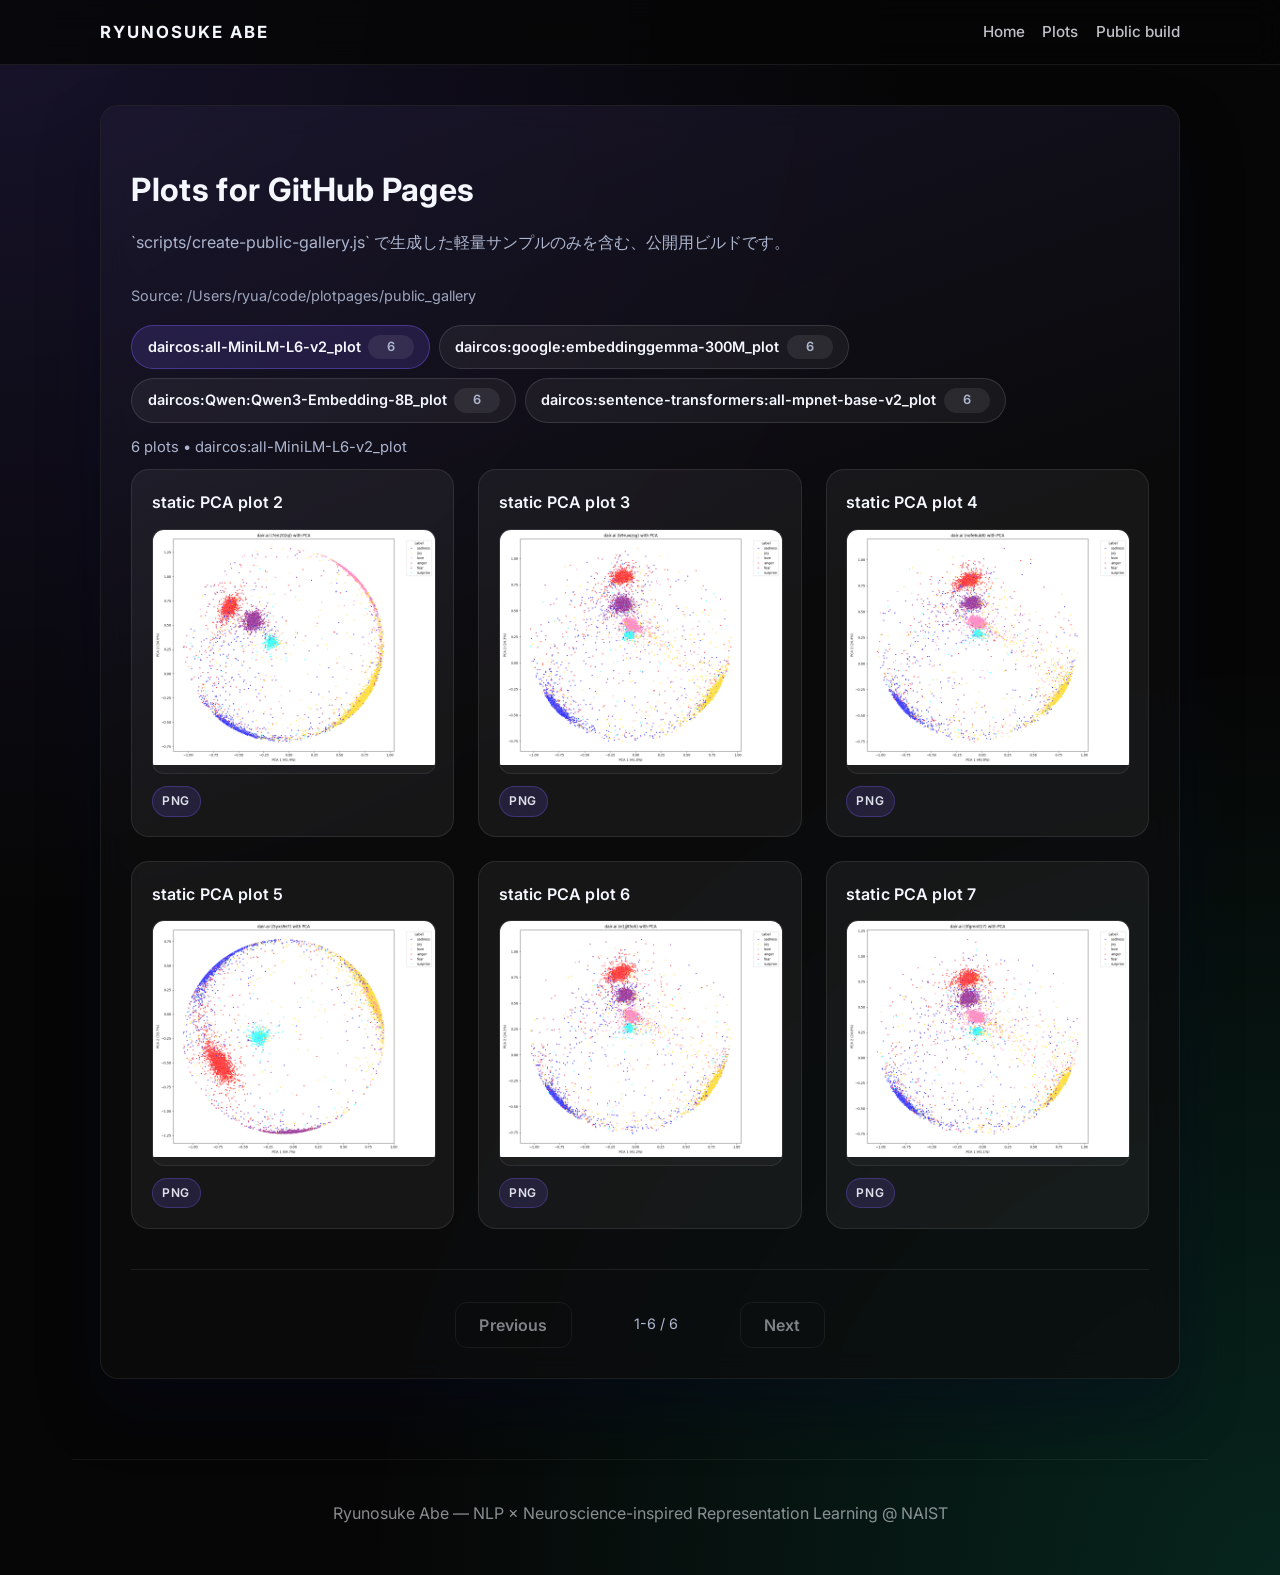
<file: gh-pages.html>
<!DOCTYPE html>
<html lang="en">
<head>
  <meta charset="utf-8">
  <meta http-equiv="X-UA-Compatible" content="IE=edge">
  <meta name="viewport" content="width=device-width, initial-scale=1">
  <title>Plots Gallery (Public) | Ryunosuke Abe</title>
  <link rel="stylesheet" href="assets/css/main.css">
  <link rel="stylesheet" href="assets/css/gallery.css">
</head>
<body>
  <header class="site-header" role="banner">
    <div class="header-inner">
      <a class="site-title" rel="author" href="index.html">
        Ryunosuke Abe
      </a>

      <input type="checkbox" id="site-nav-toggle" class="nav-toggle">
      <label for="site-nav-toggle" class="nav-toggle-label">
        <span class="sr-only">Toggle navigation</span>
        <span class="hamburger" aria-hidden="true"></span>
      </label>

      <nav class="site-nav" id="site-nav-menu" aria-label="Main navigation">
        <div class="nav-groups">
          <ul class="nav-group nav-group--global">
            <li><a class="nav-link" href="index.html">Home</a></li>
            <li><a class="nav-link" href="plots.html">Plots</a></li>
            <li><a class="nav-link" href="gh-pages.html">Public build</a></li>
          </ul>
        </div>
      </nav>
    </div>
  </header>

  <main class="page-content" aria-label="Content">
    <div class="wrapper">
      <section class="card" id="gallery">
        <h1>Plots for GitHub Pages</h1>
        <p class="gallery-description">
          `scripts/create-public-gallery.js` で生成した軽量サンプルのみを含む、公開用ビルドです。
        </p>
        <p class="gallery-source" id="gallery-source"></p>

        <div class="category-bar">
          <div id="category-nav" class="category-nav" aria-label="Plot categories"></div>
          <div id="category-meta" class="category-meta"></div>
        </div>

        <div id="gallery-message" class="gallery-message"></div>

        <div id="gallery-container" class="gallery-grid"></div>

        <div class="pagination-controls" id="pagination-controls">
          <button class="btn ghost" id="prev-btn" disabled>Previous</button>
          <span class="pagination-info" id="pagination-info"></span>
          <button class="btn ghost" id="next-btn">Next</button>
        </div>
      </section>
    </div>
  </main>

  <footer class="site-footer">
    <div class="wrapper">
      <p class="site-footer-owner">
        <a href="index.html">Ryunosuke Abe</a> &mdash; NLP × Neuroscience-inspired Representation Learning @ NAIST
      </p>
    </div>
  </footer>

  <script src="assets/js/gallery.js" data-manifest="assets/data/gallery-data.public.json"></script>
</body>
</html>
</file>
<file: assets/css/main.css>
@import url('https://fonts.googleapis.com/css2?family=Inter:wght@300;400;500;600;700;800&display=swap');

:root {
  --bg: #060606;
  --bg-alt: #0d0d0f;
  --fg: #f5f7ff;
  --muted: #adb6ce;
  --accent: #7c5cff;
  --accent-soft: rgba(124, 92, 255, 0.16);
  --accent-2: #06d6a0;
  --card: rgba(13, 13, 15, 0.7);
  --card-border: rgba(255, 255, 255, 0.08);
  --shadow: 0 30px 60px rgba(7, 10, 35, 0.35);
  --radius-lg: 26px;
  --radius-md: 18px;
  --radius-sm: 12px;
  --max-width: 1080px;
  --transition: 240ms cubic-bezier(0.2, 0.9, 0.2, 1);
}

body {
  font-family: 'Inter', 'Helvetica Neue', Arial, sans-serif;
  font-size: 16px;
  font-weight: 400;
  background: radial-gradient(circle at top left, rgba(124, 92, 255, 0.15), transparent 45%),
              radial-gradient(circle at bottom right, rgba(6, 214, 160, 0.15), transparent 45%),
              var(--bg);
  color: var(--fg);
  line-height: 1.7;
  margin: 0;
}

.sr-only {
  position: absolute;
  width: 1px;
  height: 1px;
  padding: 0;
  margin: -1px;
  overflow: hidden;
  clip: rect(0, 0, 0, 0);
  white-space: nowrap;
  border: 0;
}

main, .page-content {
  max-width: var(--max-width);
  margin: 0 auto 5rem;
  padding: 2.5rem 1.75rem 0;
}

.wrapper {
  width: 100%;
}

section[id] {
  scroll-margin-top: 110px;
}

h1, h2, h3, h4, h5, h6 {
  font-weight: 700;
  letter-spacing: 0.01em;
  color: var(--fg);
}

h1 {
  font-size: 2rem;
  margin-bottom: 0.75rem;
}

p {
  color: var(--muted);
  margin: 0.4rem 0 1.2rem;
}

a {
  color: inherit;
  text-decoration: none;
  transition: color var(--transition);
}

a:hover,
a:focus {
  color: var(--accent);
}

.site-header {
  position: sticky;
  top: 0;
  z-index: 20;
  background: rgba(6, 6, 6, 0.82);
  backdrop-filter: blur(14px);
  -webkit-backdrop-filter: blur(14px);
  border-bottom: 1px solid rgba(255, 255, 255, 0.08);
}

.header-inner {
  max-width: var(--max-width);
  margin: 0 auto;
  padding: 1.1rem 1.75rem;
  display: flex;
  align-items: center;
  gap: 1.75rem;
}

.site-title {
  font-size: 1.05rem;
  font-weight: 700;
  letter-spacing: 0.12em;
  text-transform: uppercase;
  color: var(--fg);
  transition: color var(--transition);
}

.site-title:hover,
.site-title:focus {
  color: var(--accent);
}

.nav-toggle {
  position: absolute;
  width: 1px;
  height: 1px;
  overflow: hidden;
  clip: rect(0, 0, 0, 0);
  clip-path: inset(50%);
}

.nav-toggle-label {
  display: none;
  align-items: center;
  justify-content: center;
  width: 2.7rem;
  height: 2.7rem;
  border-radius: var(--radius-sm);
  border: 1px solid rgba(255, 255, 255, 0.16);
  background: rgba(255, 255, 255, 0.04);
  cursor: pointer;
  transition: border-color var(--transition), background var(--transition);
  margin-left: auto;
}

.nav-toggle-label:hover,
.nav-toggle-label:focus {
  border-color: rgba(255, 255, 255, 0.3);
  background: rgba(255, 255, 255, 0.1);
}

.nav-toggle-label .hamburger,
.nav-toggle-label .hamburger::before,
.nav-toggle-label .hamburger::after {
  display: block;
  width: 1.3rem;
  height: 2px;
  background: var(--fg);
  border-radius: 999px;
  transition: transform var(--transition), opacity var(--transition);
  content: '';
}

.nav-toggle-label .hamburger::before {
  transform: translateY(-6px);
}

.nav-toggle-label .hamburger::after {
  transform: translateY(6px);
}

.nav-toggle:checked + .nav-toggle-label .hamburger {
  opacity: 0;
}

.nav-toggle:checked + .nav-toggle-label .hamburger::before {
  transform: translateY(0) rotate(45deg);
}

.nav-toggle:checked + .nav-toggle-label .hamburger::after {
  transform: translateY(0) rotate(-45deg);
}

.site-nav {
  margin-left: auto;
}

.nav-groups {
  display: flex;
  align-items: center;
  gap: 1.75rem;
}

.nav-group {
  list-style: none;
  display: flex;
  align-items: center;
  gap: 1.1rem;
  margin: 0;
  padding: 0;
}

.nav-link {
  position: relative;
  font-size: 0.95rem;
  font-weight: 500;
  color: rgba(245, 247, 255, 0.78);
  transition: color var(--transition);
}

.nav-link:hover,
.nav-link:focus {
  color: var(--fg);
}

.btn {
  display: inline-flex;
  align-items: center;
  justify-content: center;
  padding: 0.75rem 1.45rem;
  border-radius: var(--radius-sm);
  border: 1px solid transparent;
  font-weight: 600;
  letter-spacing: 0.01em;
  color: var(--fg);
  background: rgba(255, 255, 255, 0.08);
  transition: transform var(--transition), background var(--transition), box-shadow var(--transition);
  box-shadow: 0 18px 35px rgba(124, 92, 255, 0.16);
  cursor: pointer;
  font-family: inherit;
  font-size: inherit;
}

.btn.primary {
  background: linear-gradient(120deg, var(--accent), #5e3de1);
  border-color: rgba(255, 255, 255, 0.18);
}

.btn.ghost {
  background: transparent;
  border-color: rgba(255, 255, 255, 0.12);
  box-shadow: none;
}

.btn:hover,
.btn:focus {
  transform: translateY(-3px);
  box-shadow: 0 24px 45px rgba(124, 92, 255, 0.26);
}

.btn:disabled {
  opacity: 0.5;
  cursor: not-allowed;
  transform: none;
}

.btn:disabled:hover {
  transform: none;
  box-shadow: 0 18px 35px rgba(124, 92, 255, 0.16);
}

.card {
  background: var(--card);
  border: 1px solid var(--card-border);
  border-radius: var(--radius-md);
  padding: 1.9rem;
  box-shadow: var(--shadow);
  backdrop-filter: blur(14px);
  -webkit-backdrop-filter: blur(14px);
  position: relative;
  overflow: hidden;
}

.card::before {
  content: '';
  position: absolute;
  inset: 0;
  background: linear-gradient(160deg, rgba(124,92,255,0.12), transparent 45%);
  opacity: 0.9;
  pointer-events: none;
}

.card > * {
  position: relative;
  z-index: 1;
}

.card h2 {
  font-size: 1.4rem;
  margin-bottom: 0.75rem;
}

footer {
  background: transparent;
  border-top: 1px solid rgba(255, 255, 255, 0.06);
  margin-top: 4rem;
  padding: 2.5rem 1.75rem 3rem;
}

.site-footer {
  max-width: var(--max-width);
  margin: 0 auto;
}

.site-footer-owner {
  color: rgba(245, 247, 255, 0.55);
  text-align: center;
  margin: 0;
}

@media (max-width: 900px) {
  main, .page-content {
    padding: 2.5rem 1.15rem 0;
  }

  .header-inner {
    flex-wrap: wrap;
    gap: 1rem;
    padding: 1rem 1.4rem;
  }

  .nav-toggle-label {
    display: inline-flex;
  }

  .site-nav {
    order: 3;
    width: 100%;
    margin-left: 0;
    display: none;
    background: rgba(6, 6, 6, 0.92);
    border: 1px solid rgba(255, 255, 255, 0.12);
    border-radius: var(--radius-md);
    padding: 1.1rem 1.3rem;
  }

  .nav-groups {
    flex-direction: column;
    align-items: flex-start;
    gap: 1.25rem;
  }

  .nav-group {
    flex-direction: column;
    align-items: flex-start;
    gap: 0.75rem;
  }

  .nav-link {
    font-size: 1.02rem;
  }

  .nav-toggle:checked ~ .site-nav {
    display: block;
  }
}

@media (max-width: 600px) {
  .site-nav {
    padding: 0.9rem 1.1rem;
  }

  .btn {
    width: 100%;
    justify-content: center;
    font-size: 0.98rem;
    padding: 0.68rem 1.1rem;
  }
}
</file>
<file: assets/css/gallery.css>
/* Gallery-specific styles */

.gallery-description {
  margin-bottom: 2rem;
  color: var(--muted);
}

.gallery-source {
  margin: -0.25rem 0 1rem;
  color: var(--muted);
  font-size: 0.9rem;
  opacity: 0.9;
  word-break: break-all;
  overflow-wrap: anywhere;
}

.category-bar {
  display: flex;
  flex-wrap: wrap;
  align-items: center;
  gap: 0.75rem;
  margin: 1rem 0 0.6rem;
}

.category-nav {
  display: flex;
  flex-wrap: wrap;
  gap: 0.55rem;
  flex: 1 1 auto;
}

.category-pill {
  display: inline-flex;
  align-items: center;
  gap: 0.45rem;
  padding: 0.55rem 0.95rem;
  border-radius: 999px;
  background: rgba(255, 255, 255, 0.05);
  border: 1px solid rgba(255, 255, 255, 0.12);
  color: var(--fg);
  font-weight: 600;
  font-size: 0.9rem;
  transition: transform var(--transition), border-color var(--transition), box-shadow var(--transition), background var(--transition);
}

.category-pill .pill-count {
  display: inline-flex;
  align-items: center;
  justify-content: center;
  min-width: 2rem;
  padding: 0.1rem 0.45rem;
  border-radius: 999px;
  font-size: 0.8rem;
  background: rgba(255, 255, 255, 0.08);
  color: var(--muted);
}

.category-pill:hover,
.category-pill:focus-visible {
  transform: translateY(-2px);
  border-color: rgba(255, 255, 255, 0.3);
  box-shadow: 0 12px 24px rgba(124, 92, 255, 0.15);
  outline: none;
}

.category-pill.active {
  background: var(--accent-soft);
  border-color: rgba(124, 92, 255, 0.4);
  color: var(--fg);
}

.category-meta {
  color: var(--muted);
  font-size: 0.92rem;
}

.gallery-message {
  display: none;
  margin: 0.9rem 0 0.6rem;
  padding: 0.9rem 1rem;
  border-radius: var(--radius-sm);
  border: 1px dashed rgba(255, 255, 255, 0.14);
  background: rgba(255, 255, 255, 0.03);
  color: var(--muted);
}

.gallery-message.is-visible {
  display: block;
}

.gallery-message.is-error {
  border-color: rgba(255, 87, 87, 0.35);
  background: rgba(255, 87, 87, 0.08);
  color: #ffb3b3;
}

.gallery-grid {
  display: grid;
  grid-template-columns: repeat(auto-fill, minmax(300px, 1fr));
  gap: 1.5rem;
  margin-bottom: 2.5rem;
}

.gallery-item {
  background: rgba(255, 255, 255, 0.05);
  border: 1px solid rgba(255, 255, 255, 0.09);
  border-radius: var(--radius-md);
  padding: 1.2rem;
  transition: transform var(--transition), border-color var(--transition), box-shadow var(--transition);
  overflow: hidden;
}

.gallery-item:hover {
  transform: translateY(-6px);
  border-color: rgba(124, 92, 255, 0.35);
  box-shadow: 0 20px 40px rgba(124, 92, 255, 0.2);
}

.gallery-item-title {
  font-size: 1rem;
  font-weight: 600;
  margin: 0 0 0.75rem 0;
  color: var(--fg);
}

.gallery-item-content {
  position: relative;
  width: 100%;
  border-radius: var(--radius-sm);
  overflow: hidden;
  background: rgba(255, 255, 255, 0.03);
  border: 1px solid rgba(255, 255, 255, 0.08);
}

.gallery-item-content svg {
  display: block;
  width: 100%;
  height: auto;
  max-height: 400px;
}

.gallery-item-content iframe {
  display: block;
  width: 100%;
  height: 400px;
  border: none;
  background: rgba(255, 255, 255, 0.03);
}

.gallery-item-type {
  display: inline-block;
  margin-top: 0.75rem;
  padding: 0.25rem 0.6rem;
  border-radius: 999px;
  font-size: 0.75rem;
  font-weight: 600;
  letter-spacing: 0.05em;
  text-transform: uppercase;
  background: rgba(124, 92, 255, 0.15);
  border: 1px solid rgba(124, 92, 255, 0.3);
  color: rgba(245, 247, 255, 0.9);
}

.gallery-item-type.type-html {
  background: rgba(6, 214, 160, 0.15);
  border-color: rgba(6, 214, 160, 0.3);
}

.pagination-controls {
  display: flex;
  align-items: center;
  justify-content: center;
  gap: 1.5rem;
  margin-top: 2rem;
  padding-top: 2rem;
  border-top: 1px solid rgba(255, 255, 255, 0.08);
}

.pagination-info {
  color: var(--muted);
  font-size: 0.9rem;
  min-width: 120px;
  text-align: center;
}

@media (max-width: 900px) {
  .gallery-grid {
    grid-template-columns: repeat(auto-fill, minmax(250px, 1fr));
    gap: 1.25rem;
  }
}

@media (max-width: 600px) {
  .category-bar {
    flex-direction: column;
    align-items: flex-start;
  }

  .gallery-grid {
    grid-template-columns: 1fr;
    gap: 1rem;
  }

  .pagination-controls {
    flex-direction: column;
    gap: 1rem;
  }

  .pagination-controls .btn {
    width: 100%;
  }
}
</file>
